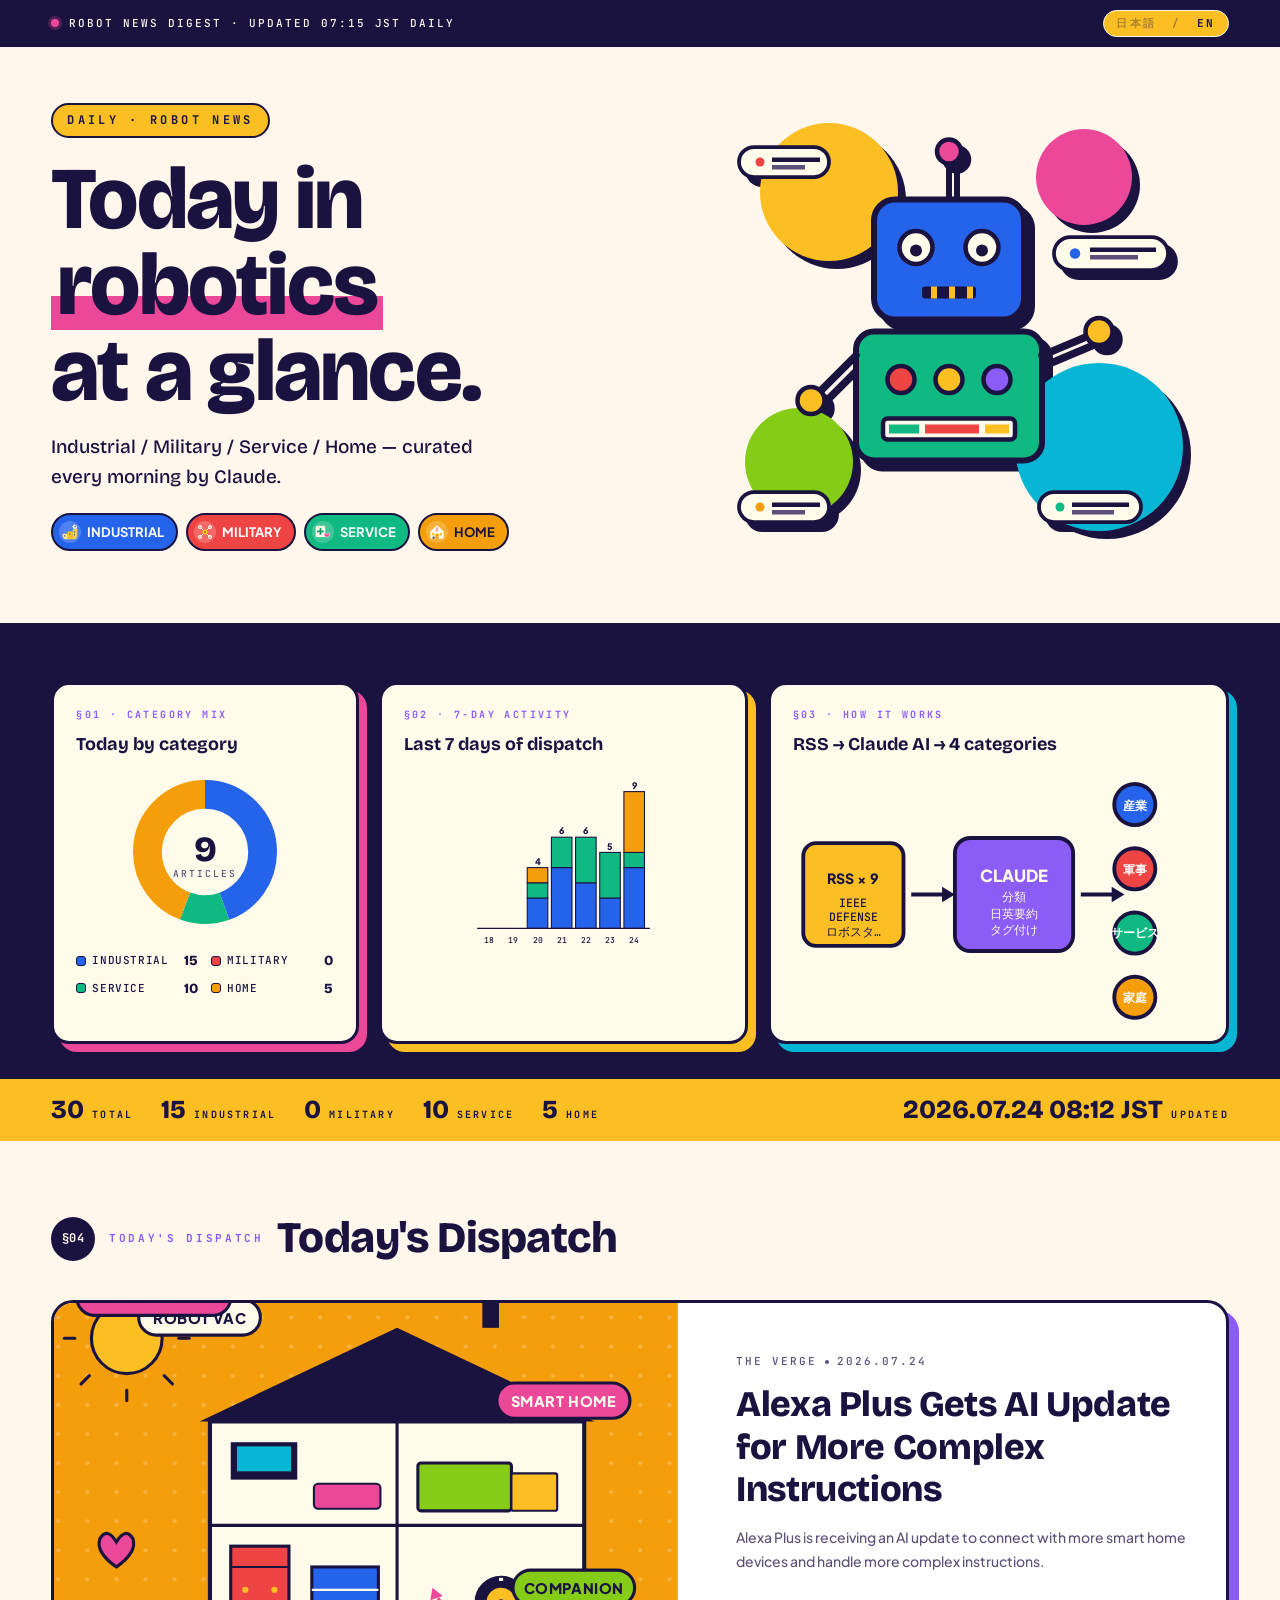
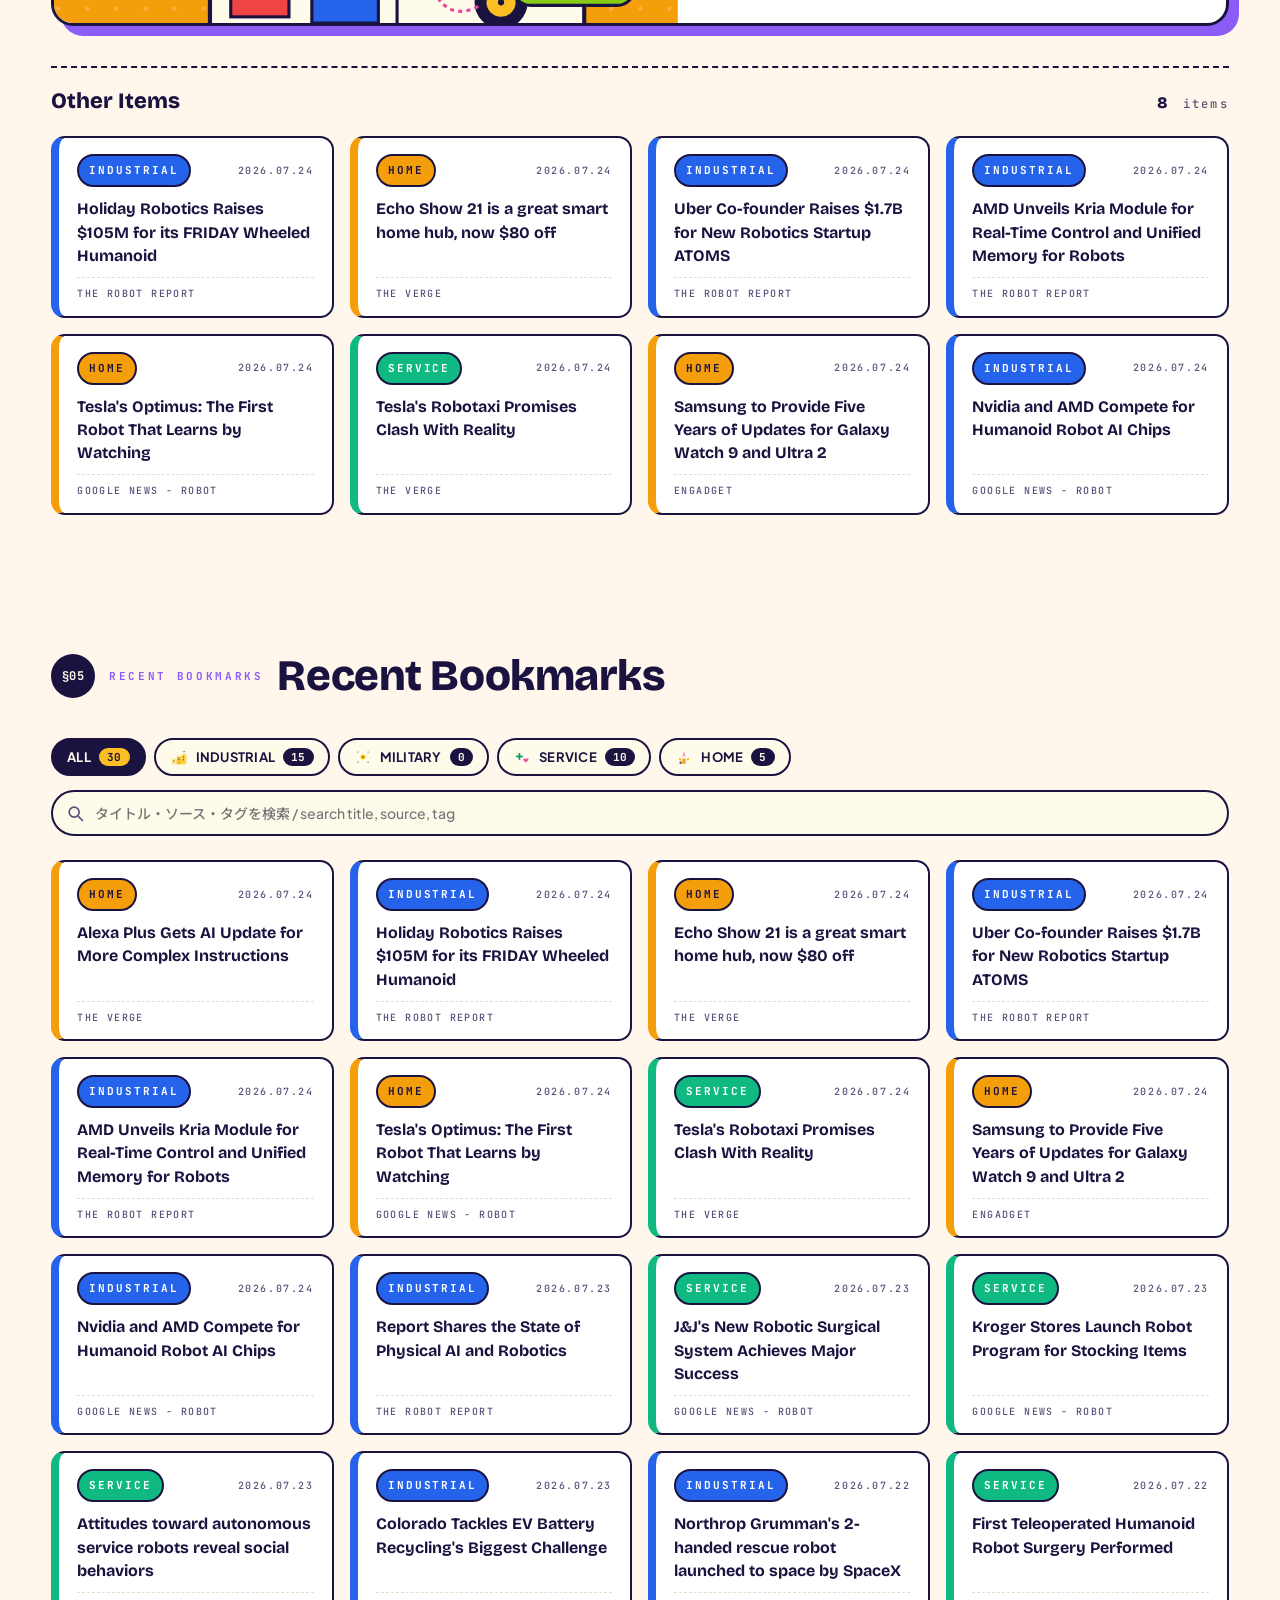
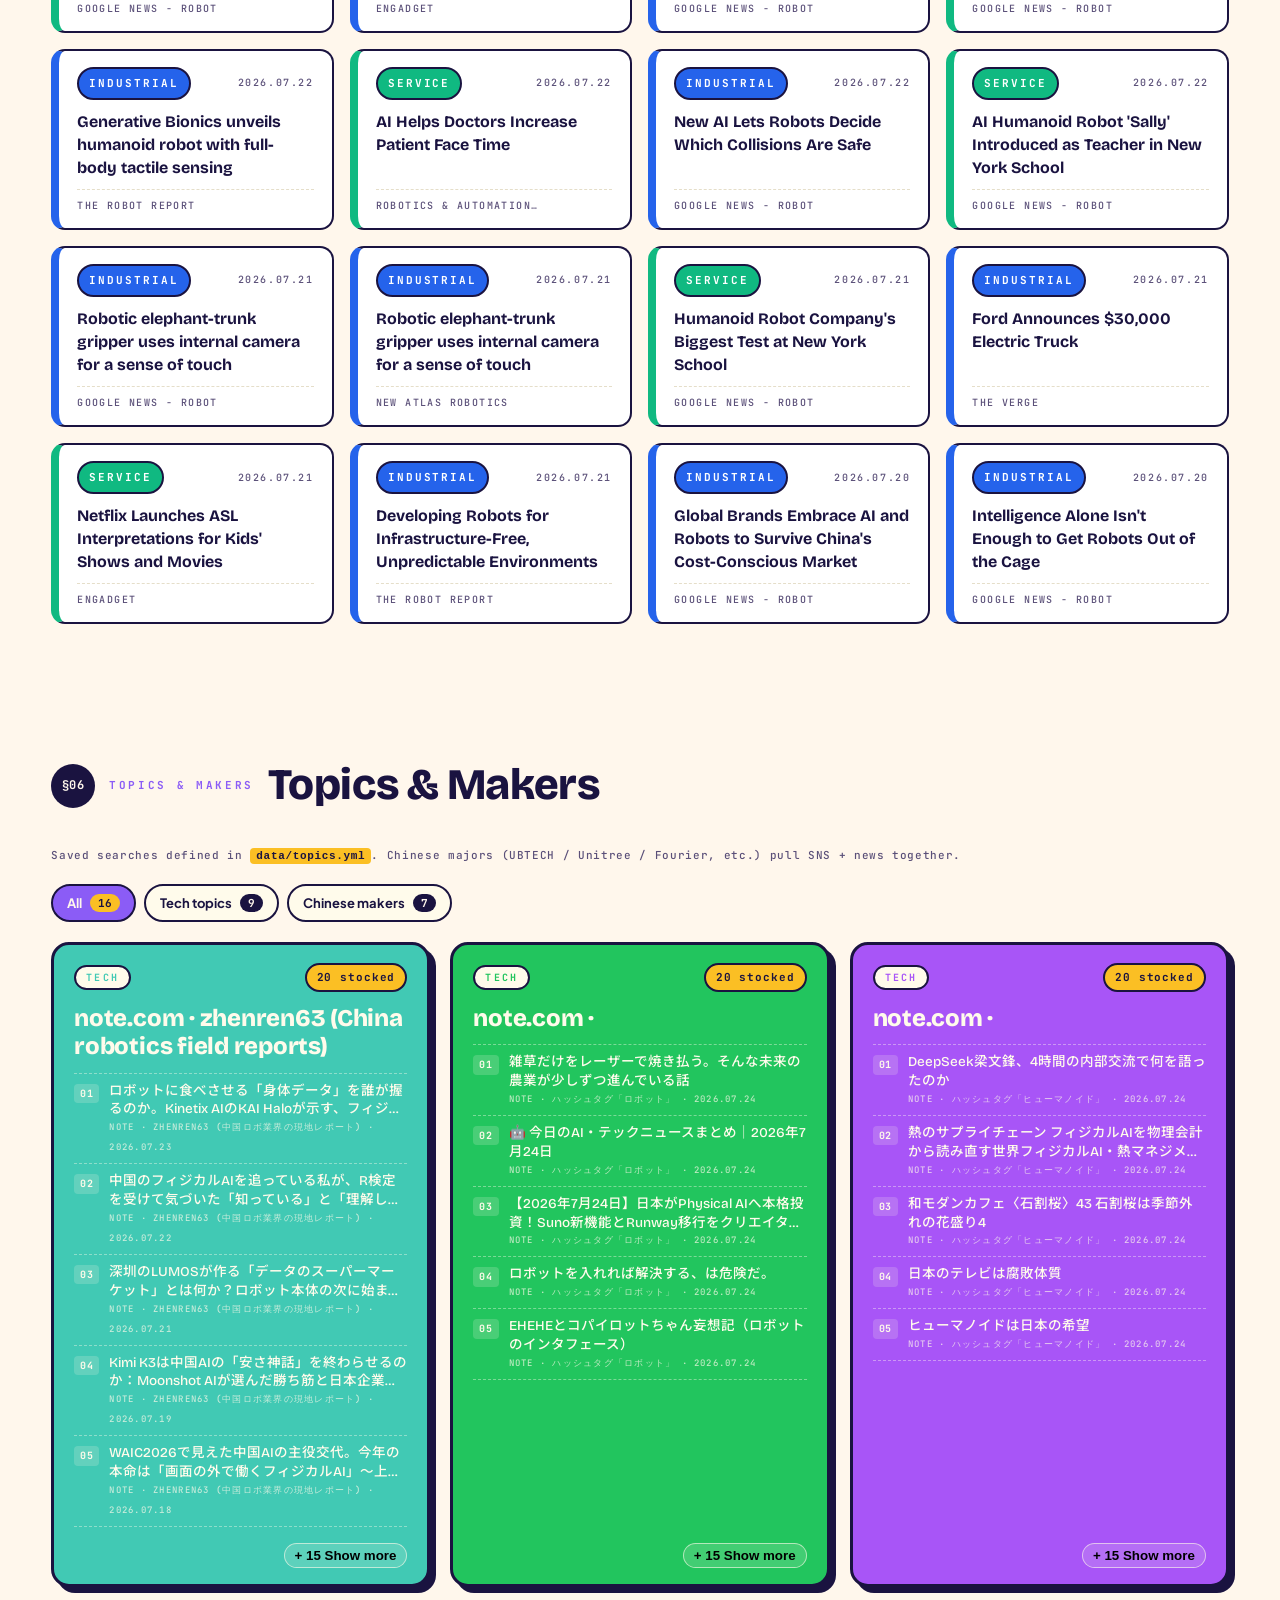
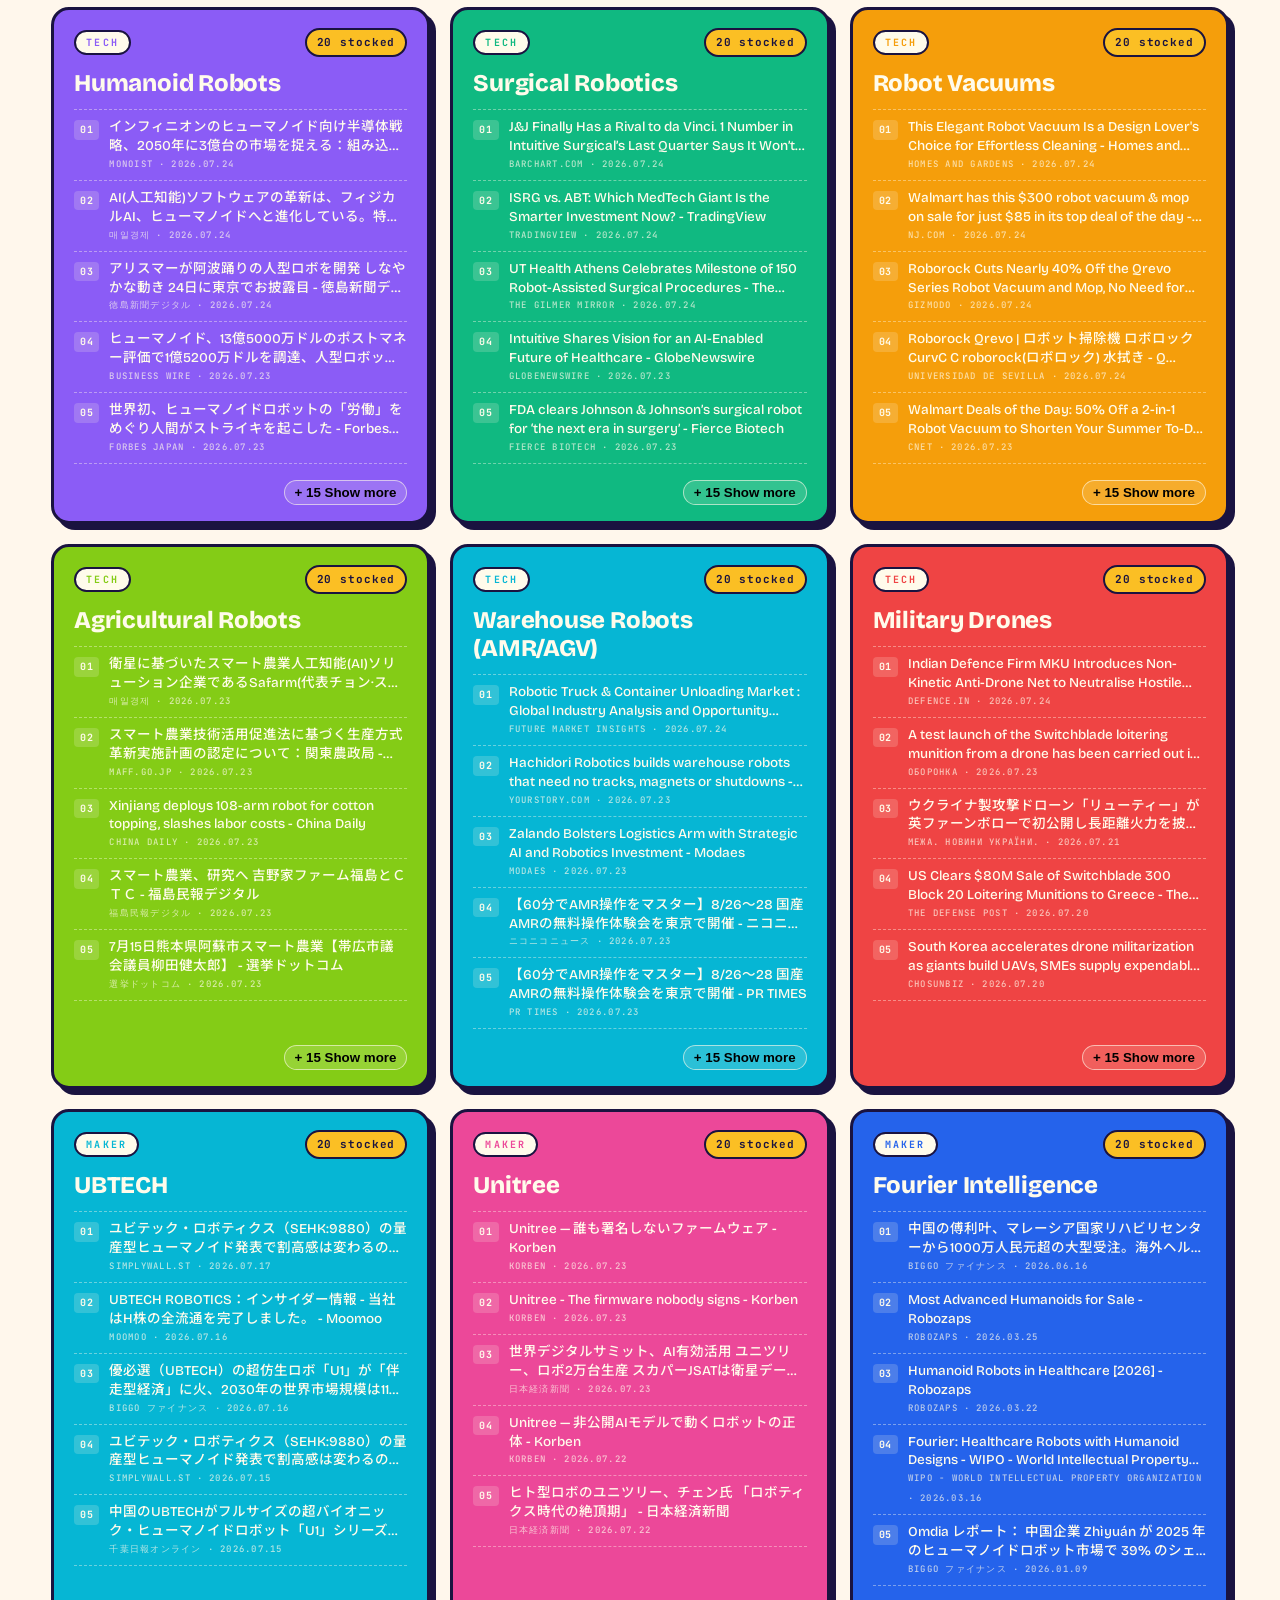
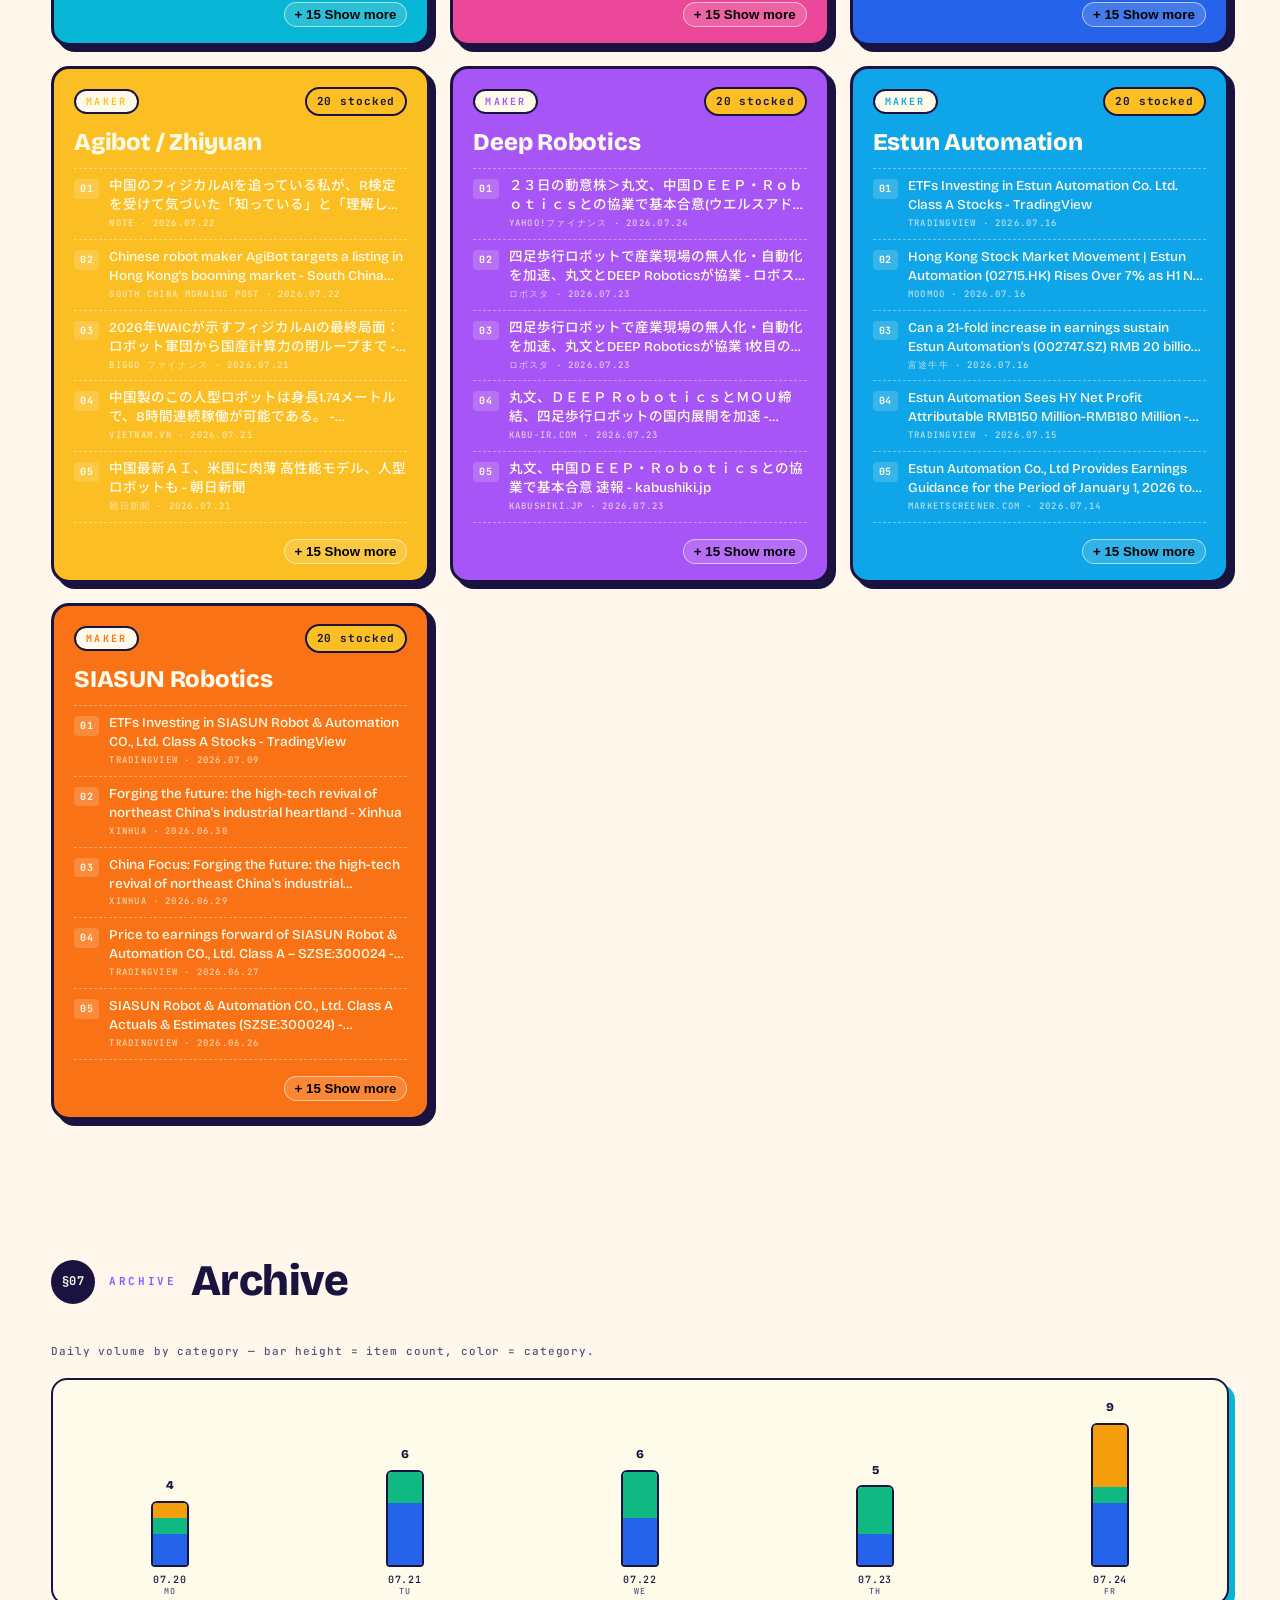
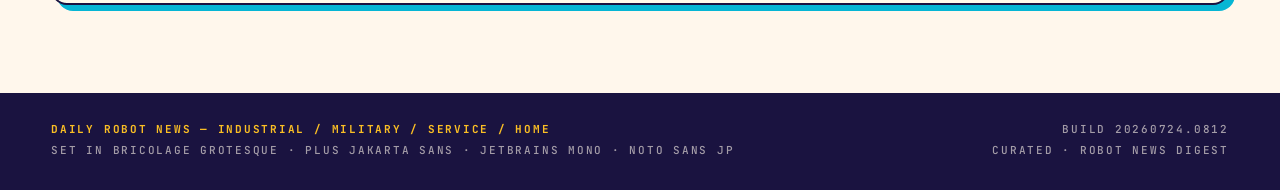
<file: index.html>
<!doctype html>
<html lang="ja">
<head>
<meta charset="utf-8" />
<meta name="viewport" content="width=device-width, initial-scale=1" />
<title>ロボットニュース / Robot News Digest</title>
<meta name="description" content="ロボット業界のニュースを産業・軍事・サービス・家庭の4カテゴリで毎日集計するダイジェスト。" />
<link rel="preconnect" href="https://fonts.googleapis.com" />
<link rel="preconnect" href="https://fonts.gstatic.com" crossorigin />
<link href="https://fonts.googleapis.com/css2?family=Bricolage+Grotesque:opsz,wght@12..96,400;12..96,600;12..96,800&family=Plus+Jakarta+Sans:wght@400;500;700;800&family=JetBrains+Mono:wght@400;500;700&family=Noto+Sans+JP:wght@400;500;700;900&display=swap" rel="stylesheet" />
<link rel="stylesheet" href="assets/css/style.css" />
</head>
<body>

<!-- ===== Icon defs ===== -->
<svg class="icon-defs" aria-hidden="true">
  <defs>
    <linearGradient id="g-industrial" x1="0" y1="0" x2="1" y2="1">
      <stop offset="0%" stop-color="#3B82F6"/><stop offset="100%" stop-color="#06B6D4"/>
    </linearGradient>
    <linearGradient id="g-military" x1="0" y1="0" x2="1" y2="1">
      <stop offset="0%" stop-color="#EF4444"/><stop offset="100%" stop-color="#EC4899"/>
    </linearGradient>
    <linearGradient id="g-service" x1="0" y1="0" x2="1" y2="1">
      <stop offset="0%" stop-color="#10B981"/><stop offset="100%" stop-color="#84CC16"/>
    </linearGradient>
    <linearGradient id="g-home" x1="0" y1="0" x2="1" y2="1">
      <stop offset="0%" stop-color="#F59E0B"/><stop offset="100%" stop-color="#EC4899"/>
    </linearGradient>
    <pattern id="dots" width="14" height="14" patternUnits="userSpaceOnUse">
      <circle cx="2" cy="2" r="1.2" fill="rgba(255,255,255,0.35)"/>
    </pattern>
    <pattern id="grid" width="16" height="16" patternUnits="userSpaceOnUse">
      <path d="M 16 0 L 0 0 0 16" fill="none" stroke="rgba(255,255,255,0.25)" stroke-width="1"/>
    </pattern>
    <pattern id="diag-grid" width="40" height="40" patternUnits="userSpaceOnUse">
      <path d="M 40 0 L 0 0 0 40" fill="none" stroke="rgba(255,255,255,0.35)" stroke-width="1.5"/>
    </pattern>
    <pattern id="diag-dots" width="28" height="28" patternUnits="userSpaceOnUse">
      <circle cx="4" cy="4" r="2" fill="rgba(255,255,255,0.42)"/>
    </pattern>
    <pattern id="diag-cross" width="36" height="36" patternUnits="userSpaceOnUse">
      <path d="M 18 6 L 18 30 M 6 18 L 30 18" stroke="rgba(255,255,255,0.32)" stroke-width="1.5"/>
    </pattern>
  </defs>

  <symbol id="ic-industrial" viewBox="0 0 64 64">
    <rect x="6"  y="38" width="18" height="20" fill="#FDE68A"/>
    <rect x="24" y="30" width="18" height="28" fill="#FBBF24"/>
    <rect x="42" y="22" width="16" height="36" fill="#FCD34D"/>
    <rect x="11" y="44" width="4" height="4" fill="#1E40AF"/>
    <rect x="29" y="38" width="4" height="4" fill="#1E40AF"/>
    <rect x="46" y="30" width="4" height="4" fill="#1E40AF"/>
    <rect x="46" y="40" width="4" height="4" fill="#1E40AF"/>
    <g transform="translate(50 13)">
      <circle r="8" fill="#FFFBEB"/>
      <g fill="#FDE68A">
        <rect x="-1.5" y="-10" width="3" height="4"/>
        <rect x="-1.5" y="6"  width="3" height="4"/>
        <rect x="-10" y="-1.5" width="4" height="3"/>
        <rect x="6"  y="-1.5" width="4" height="3"/>
      </g>
      <circle r="2.5" fill="#1E40AF"/>
    </g>
  </symbol>

  <symbol id="ic-military" viewBox="0 0 64 64">
    <line x1="32" y1="32" x2="14" y2="14" stroke="#FFFBEB" stroke-width="3"/>
    <line x1="32" y1="32" x2="50" y2="14" stroke="#FFFBEB" stroke-width="3"/>
    <line x1="32" y1="32" x2="14" y2="50" stroke="#FFFBEB" stroke-width="3"/>
    <line x1="32" y1="32" x2="50" y2="50" stroke="#FFFBEB" stroke-width="3"/>
    <circle cx="14" cy="14" r="7" fill="#FFFBEB"/>
    <circle cx="50" cy="14" r="7" fill="#FFFBEB"/>
    <circle cx="14" cy="50" r="7" fill="#FFFBEB"/>
    <circle cx="50" cy="50" r="7" fill="#FFFBEB"/>
    <circle cx="14" cy="14" r="2" fill="#7F1D1D"/>
    <circle cx="50" cy="14" r="2" fill="#7F1D1D"/>
    <circle cx="14" cy="50" r="2" fill="#7F1D1D"/>
    <circle cx="50" cy="50" r="2" fill="#7F1D1D"/>
    <circle cx="32" cy="32" r="9" fill="#FACC15"/>
    <circle cx="32" cy="32" r="3" fill="#7F1D1D"/>
  </symbol>

  <symbol id="ic-service" viewBox="0 0 64 64">
    <rect x="6"  y="10" width="34" height="40" rx="4" fill="#FFFBEB"/>
    <rect x="20" y="18" width="6" height="24" fill="#059669"/>
    <rect x="11" y="27" width="24" height="6" fill="#059669"/>
    <g transform="translate(46 36)">
      <path d="M0 4 Q-6 -4 -10 2 Q-12 8 0 16 Q12 8 10 2 Q6 -4 0 4z"
            fill="#EC4899" stroke="#FFFBEB" stroke-width="2"/>
    </g>
    <circle cx="14" cy="14" r="2" fill="#FBBF24"/>
    <circle cx="36" cy="14" r="2" fill="#FBBF24"/>
  </symbol>

  <symbol id="ic-home" viewBox="0 0 64 64">
    <path d="M8 30 L32 8 L56 30 L56 56 L8 56 Z" fill="#FFFBEB"/>
    <rect x="26" y="38" width="12" height="18" fill="#F59E0B"/>
    <circle cx="34" cy="48" r="1.5" fill="#FFFBEB"/>
    <rect x="14" y="36" width="8" height="8" fill="#FBBF24"/>
    <rect x="42" y="36" width="8" height="8" fill="#FBBF24"/>
    <circle cx="20" cy="52" r="4" fill="#1F2937"/>
    <circle cx="20" cy="52" r="1.4" fill="#FDE68A"/>
    <path d="M28 30 L32 16 L36 30" stroke="#EC4899" stroke-width="2" fill="none" stroke-linecap="round"/>
  </symbol>

  <symbol id="ic-search" viewBox="0 0 24 24">
    <circle cx="11" cy="11" r="6" fill="none" stroke="currentColor" stroke-width="2"/>
    <line x1="16" y1="16" x2="21" y2="21" stroke="currentColor" stroke-width="2" stroke-linecap="round"/>
  </symbol>
</svg>

<!-- ===== Topbar ===== -->
<div class="topbar">
  <div class="topbar-inner">
    <span class="kicker">
      <span class="dot"></span>
      <span data-i18n="kicker">ROBOT NEWS DIGEST · 毎朝07:15 JST更新</span>
    </span>
    <button class="lang-toggle" id="langToggle" type="button" aria-label="言語切替">
      <span data-lang-jp>日本語</span>
      <span class="divider">/</span>
      <span data-lang-en>EN</span>
    </button>
  </div>
</div>

<!-- ===== Hero ===== -->
<section class="hero">
  <div class="hero-inner">
    <div class="hero-text">
      <p class="hero-kicker" data-i18n="hero.kicker">DAILY · ロボットニュース</p>
      <h1 class="hero-title" data-i18n="hero.title">
        ロボットの<br/><em>今日</em>を、<br/>ひと目で。
      </h1>
      <p class="hero-sub" data-i18n="hero.sub">
        産業 / 軍事 / サービス / 家庭 — RSS と Claude AI で毎朝整理。
      </p>
      <div class="hero-tags">
        <span class="chip c-industrial"><svg class="chip-ic"><use href="#ic-industrial"/></svg> <span data-i18n="cat.industrial">産業</span></span>
        <span class="chip c-military"><svg class="chip-ic"><use href="#ic-military"/></svg> <span data-i18n="cat.military">軍事</span></span>
        <span class="chip c-service"><svg class="chip-ic"><use href="#ic-service"/></svg> <span data-i18n="cat.service">サービス</span></span>
        <span class="chip c-home"><svg class="chip-ic"><use href="#ic-home"/></svg> <span data-i18n="cat.home">家庭</span></span>
      </div>
    </div>

    <div class="hero-art" aria-hidden="true">
      <svg viewBox="0 0 320 320" class="hero-svg">
        <!-- background blobs -->
        <circle cx="80"  cy="70"  r="46" fill="#FBBF24"/>
        <circle cx="250" cy="60"  r="32" fill="#EC4899"/>
        <circle cx="260" cy="240" r="56" fill="#06B6D4"/>
        <circle cx="60"  cy="250" r="36" fill="#84CC16"/>

        <!-- robot character -->
        <g transform="translate(160 165)">
          <!-- antenna -->
          <line x1="0" y1="-92" x2="0" y2="-118" stroke="#1A1340" stroke-width="4" stroke-linecap="round"/>
          <circle cx="0" cy="-122" r="8" fill="#EC4899" stroke="#1A1340" stroke-width="3"/>
          <!-- head -->
          <rect x="-50" y="-90" width="100" height="80" rx="14" fill="#2563EB" stroke="#1A1340" stroke-width="4"/>
          <!-- eyes -->
          <circle cx="-22" cy="-58" r="11" fill="#FFFBEB" stroke="#1A1340" stroke-width="3"/>
          <circle cx="22"  cy="-58" r="11" fill="#FFFBEB" stroke="#1A1340" stroke-width="3"/>
          <circle cx="-22" cy="-56" r="4" fill="#1A1340"/>
          <circle cx="22"  cy="-56" r="4" fill="#1A1340"/>
          <!-- mouth -->
          <rect x="-18" y="-32" width="36" height="8" rx="2" fill="#1A1340"/>
          <rect x="-12" y="-32" width="4" height="8" fill="#FBBF24"/>
          <rect x="0" y="-32" width="4" height="8" fill="#FBBF24"/>
          <rect x="12" y="-32" width="4" height="8" fill="#FBBF24"/>
          <!-- neck -->
          <rect x="-12" y="-10" width="24" height="8" fill="#1A1340"/>
          <!-- body -->
          <rect x="-62" y="-2" width="124" height="86" rx="12" fill="#10B981" stroke="#1A1340" stroke-width="4"/>
          <!-- buttons -->
          <circle cx="-32" cy="30" r="9" fill="#EF4444" stroke="#1A1340" stroke-width="3"/>
          <circle cx="0"   cy="30" r="9" fill="#FBBF24" stroke="#1A1340" stroke-width="3"/>
          <circle cx="32"  cy="30" r="9" fill="#8B5CF6" stroke="#1A1340" stroke-width="3"/>
          <!-- screen line -->
          <rect x="-44" y="56" width="88" height="14" rx="3" fill="#FFFBEB" stroke="#1A1340" stroke-width="3"/>
          <rect x="-40" y="60" width="20" height="6" fill="#10B981"/>
          <rect x="-16" y="60" width="36" height="6" fill="#EF4444"/>
          <rect x="24" y="60" width="16" height="6" fill="#FBBF24"/>
          <!-- arms -->
          <line x1="-62" y1="14" x2="-92" y2="44" stroke="#1A1340" stroke-width="5" stroke-linecap="round"/>
          <line x1="62"  y1="14" x2="100" y2="-2" stroke="#1A1340" stroke-width="5" stroke-linecap="round"/>
          <circle cx="-92" cy="44" r="9" fill="#FBBF24" stroke="#1A1340" stroke-width="3"/>
          <circle cx="100" cy="-2" r="9" fill="#FBBF24" stroke="#1A1340" stroke-width="3"/>
        </g>

        <!-- floating news bubbles -->
        <g>
          <rect x="20"  y="40"  width="60" height="20" rx="10" fill="#FFFBEB" stroke="#1A1340" stroke-width="2.5"/>
          <circle cx="34" cy="50" r="3" fill="#EF4444"/>
          <rect x="42" y="47" width="32" height="3" fill="#1A1340"/>
          <rect x="42" y="52" width="22" height="3" fill="#5B5079"/>

          <rect x="230" y="100" width="76" height="22" rx="11" fill="#FFFBEB" stroke="#1A1340" stroke-width="2.5"/>
          <circle cx="244" cy="111" r="3.5" fill="#2563EB"/>
          <rect x="254" y="107" width="44" height="3" fill="#1A1340"/>
          <rect x="254" y="112" width="32" height="3" fill="#5B5079"/>

          <rect x="220" y="270" width="68" height="20" rx="10" fill="#FFFBEB" stroke="#1A1340" stroke-width="2.5"/>
          <circle cx="234" cy="280" r="3" fill="#10B981"/>
          <rect x="242" y="277" width="38" height="3" fill="#1A1340"/>
          <rect x="242" y="282" width="28" height="3" fill="#5B5079"/>

          <rect x="20" y="270" width="60" height="20" rx="10" fill="#FFFBEB" stroke="#1A1340" stroke-width="2.5"/>
          <circle cx="34" cy="280" r="3" fill="#F59E0B"/>
          <rect x="42" y="277" width="32" height="3" fill="#1A1340"/>
          <rect x="42" y="282" width="22" height="3" fill="#5B5079"/>
        </g>
      </svg>
    </div>
  </div>
</section>

<!-- ===== Stats: charts & ponchi-e ===== -->
<section class="stats">
  <div class="stats-inner">
    <article class="stat-card stat-donut">
      <p class="stat-kicker">§01 · CATEGORY MIX</p>
      <h3 class="stat-title" data-i18n="stat.donut">カテゴリ別の本日</h3>
      <div class="donut-wrap" id="donut"></div>
      <ul class="legend">
        <li class="leg-industrial"><i></i><span data-i18n="cat.industrial">産業</span><b data-stat="industrial">0</b></li>
        <li class="leg-military"><i></i><span data-i18n="cat.military">軍事</span><b data-stat="military">0</b></li>
        <li class="leg-service"><i></i><span data-i18n="cat.service">サービス</span><b data-stat="service">0</b></li>
        <li class="leg-home"><i></i><span data-i18n="cat.home">家庭</span><b data-stat="home">0</b></li>
      </ul>
    </article>

    <article class="stat-card stat-bars">
      <p class="stat-kicker">§02 · 7-DAY ACTIVITY</p>
      <h3 class="stat-title" data-i18n="stat.bars">過去7日の配信数</h3>
      <div class="bars-wrap" id="bars"></div>
    </article>

    <article class="stat-card stat-pipeline">
      <p class="stat-kicker">§03 · HOW IT WORKS</p>
      <h3 class="stat-title" data-i18n="stat.pipe">RSS → Claude AI → 4カテゴリ</h3>
      <svg viewBox="0 0 320 200" class="pipeline">
        <!-- Box: sources -->
        <g transform="translate(8 60)">
          <rect width="78" height="80" rx="10" fill="#FBBF24" stroke="#1A1340" stroke-width="3"/>
          <text x="39" y="32" text-anchor="middle" font-family="Plus Jakarta Sans" font-weight="800" font-size="11" fill="#1A1340">RSS × 9</text>
          <text x="39" y="50" text-anchor="middle" font-family="JetBrains Mono" font-size="9" fill="#1A1340">IEEE</text>
          <text x="39" y="61" text-anchor="middle" font-family="JetBrains Mono" font-size="9" fill="#1A1340">DEFENSE</text>
          <text x="39" y="72" text-anchor="middle" font-family="JetBrains Mono" font-size="9" fill="#1A1340">ロボスタ…</text>
        </g>
        <!-- arrow -->
        <line x1="92" y1="100" x2="118" y2="100" stroke="#1A1340" stroke-width="3"/>
        <polygon points="116,94 126,100 116,106" fill="#1A1340"/>

        <!-- Box: Claude -->
        <g transform="translate(126 56)">
          <rect width="92" height="88" rx="12" fill="#8B5CF6" stroke="#1A1340" stroke-width="3"/>
          <text x="46" y="34" text-anchor="middle" font-family="Plus Jakarta Sans" font-weight="800" font-size="13" fill="#FFFBEB">CLAUDE</text>
          <text x="46" y="49" text-anchor="middle" font-family="JetBrains Mono" font-size="9" fill="#FFFBEB">分類</text>
          <text x="46" y="62" text-anchor="middle" font-family="JetBrains Mono" font-size="9" fill="#FFFBEB">日英要約</text>
          <text x="46" y="75" text-anchor="middle" font-family="JetBrains Mono" font-size="9" fill="#FFFBEB">タグ付け</text>
        </g>
        <!-- arrow -->
        <line x1="224" y1="100" x2="250" y2="100" stroke="#1A1340" stroke-width="3"/>
        <polygon points="248,94 258,100 248,106" fill="#1A1340"/>

        <!-- 4 category circles -->
        <g transform="translate(266 30)">
          <g><circle r="16" fill="#2563EB" stroke="#1A1340" stroke-width="3"/>
             <text y="4" text-anchor="middle" font-size="9" fill="#fff" font-family="Plus Jakarta Sans" font-weight="800">産業</text></g>
        </g>
        <g transform="translate(266 80)">
          <g><circle r="16" fill="#EF4444" stroke="#1A1340" stroke-width="3"/>
             <text y="4" text-anchor="middle" font-size="9" fill="#fff" font-family="Plus Jakarta Sans" font-weight="800">軍事</text></g>
        </g>
        <g transform="translate(266 130)">
          <g><circle r="16" fill="#10B981" stroke="#1A1340" stroke-width="3"/>
             <text y="3" text-anchor="middle" font-size="9" fill="#fff" font-family="Plus Jakarta Sans" font-weight="800">サービス</text></g>
        </g>
        <g transform="translate(266 180)">
          <g><circle r="16" fill="#F59E0B" stroke="#1A1340" stroke-width="3"/>
             <text y="4" text-anchor="middle" font-size="9" fill="#fff" font-family="Plus Jakarta Sans" font-weight="800">家庭</text></g>
        </g>
      </svg>
    </article>
  </div>

  <div class="hero-stats-strip">
    <div class="hs"><b data-stat="all">0</b><small data-i18n="m.total">TOTAL</small></div>
    <div class="hs"><b data-stat="industrial">0</b><small data-i18n="cat.industrial">産業</small></div>
    <div class="hs"><b data-stat="military">0</b><small data-i18n="cat.military">軍事</small></div>
    <div class="hs"><b data-stat="service">0</b><small data-i18n="cat.service">サービス</small></div>
    <div class="hs"><b data-stat="home">0</b><small data-i18n="cat.home">家庭</small></div>
    <div class="hs hs-right">
      <small data-i18n="m.updated">UPDATED</small>
      <b data-updated>—</b>
    </div>
  </div>
</section>

<!-- ===== §04 Today ===== -->
<section class="section section-today">
  <header class="section-head">
    <span class="badge-mark">§04</span>
    <p class="section-mark" data-i18n="sec.today.en">TODAY'S DISPATCH</p>
    <h2 class="section-title" data-i18n="sec.today.ja">今朝の配信</h2>
  </header>

  <article class="top-story" id="topStory" hidden>
    <a class="ts-cover" target="_blank" rel="noopener" data-top-link>
      <div class="ts-cover-inner" data-top-cover></div>
      <span class="cat-badge" data-top-badge></span>
      <span class="ts-headline" data-i18n="sec.top.headline">今日の一面</span>
    </a>
    <div class="ts-body">
      <p class="ts-meta">
        <span data-top-source></span>
        <span class="dot-sep"></span>
        <span data-top-date></span>
      </p>
      <h3 class="ts-title"><a href="#" target="_blank" rel="noopener" data-top-link2><span data-top-title></span></a></h3>
      <p class="ts-summary" data-top-summary></p>
    </div>
  </article>

  <p class="empty" id="todayEmpty" hidden data-i18n="empty.today">本日の配信はまだありません。</p>

  <div class="sub-head">
    <h4 class="subtitle" data-i18n="sec.other">他の最新</h4>
    <p class="count"><b data-other-count>0</b> <span data-i18n="m.items">件</span></p>
  </div>
  <div class="grid" id="otherToday"></div>
</section>

<!-- ===== §05 Bookmarks ===== -->
<section class="section section-bookmarks">
  <header class="section-head">
    <span class="badge-mark">§05</span>
    <p class="section-mark" data-i18n="sec.book.en">RECENT BOOKMARKS</p>
    <h2 class="section-title" data-i18n="sec.book.ja">最新ブックマーク</h2>
  </header>

  <nav class="tabs" id="tabs">
    <button class="tab is-active" data-cat="all">
      <span data-i18n="cat.all">すべて</span>
      <span class="count" data-tab-count="all">0</span>
    </button>
    <button class="tab c-industrial" data-cat="industrial">
      <svg class="tab-ic"><use href="#ic-industrial"/></svg>
      <span data-i18n="cat.industrial">産業</span>
      <span class="count" data-tab-count="industrial">0</span>
    </button>
    <button class="tab c-military" data-cat="military">
      <svg class="tab-ic"><use href="#ic-military"/></svg>
      <span data-i18n="cat.military">軍事</span>
      <span class="count" data-tab-count="military">0</span>
    </button>
    <button class="tab c-service" data-cat="service">
      <svg class="tab-ic"><use href="#ic-service"/></svg>
      <span data-i18n="cat.service">サービス</span>
      <span class="count" data-tab-count="service">0</span>
    </button>
    <button class="tab c-home" data-cat="home">
      <svg class="tab-ic"><use href="#ic-home"/></svg>
      <span data-i18n="cat.home">家庭</span>
      <span class="count" data-tab-count="home">0</span>
    </button>
  </nav>

  <div class="search-row">
    <svg class="search-ic"><use href="#ic-search"/></svg>
    <input type="search" id="search" autocomplete="off"
           placeholder="タイトル・ソース・タグを検索 / search title, source, tag" />
  </div>

  <div class="grid" id="bookmarks">
    <p class="empty" data-i18n="loading">読み込み中…</p>
  </div>
</section>

<!-- ===== §06 Topics & Makers ===== -->
<section class="section section-topics">
  <header class="section-head">
    <span class="badge-mark">§06</span>
    <p class="section-mark" data-i18n="sec.topic.en">TOPICS &amp; MAKERS</p>
    <h2 class="section-title" data-i18n="sec.topic.ja">トピック・メーカー収集</h2>
  </header>
  <p class="topics-help" data-i18n="topics.help">
    <code>data/topics.yml</code> に登録した検索クエリで自動収集・ストック。中国大手メーカー (UBTECH / Unitree / Fourier 等) は SNS / ニュースを横断検索。
  </p>

  <nav class="topic-tabs" id="topicTabs">
    <button class="topic-tab is-active" data-filter="all">
      <span data-i18n="topic.tab.all">すべて</span>
      <span class="count" data-topic-count="all">0</span>
    </button>
    <button class="topic-tab" data-filter="tech">
      <span data-i18n="topic.tab.tech">技術トピック</span>
      <span class="count" data-topic-count="tech">0</span>
    </button>
    <button class="topic-tab" data-filter="makers">
      <span data-i18n="topic.tab.makers">中国大手メーカー</span>
      <span class="count" data-topic-count="makers">0</span>
    </button>
  </nav>

  <div class="topic-grid" id="topicGrid">
    <p class="empty" data-i18n="loading">読み込み中…</p>
  </div>
</section>

<!-- ===== §07 Archive ===== -->
<section class="section section-archive">
  <header class="section-head">
    <span class="badge-mark">§07</span>
    <p class="section-mark" data-i18n="sec.arch.en">ARCHIVE</p>
    <h2 class="section-title" data-i18n="sec.arch.ja">過去の配信</h2>
  </header>
  <p class="archive-help" data-i18n="arch.help">配信日ごとのカテゴリ別件数を可視化（高さ＝件数、色＝カテゴリ）</p>
  <div class="archive-strip" id="archive"></div>
  <p class="empty" id="archiveEmpty" hidden data-i18n="empty.archive">過去の配信はまだありません。</p>
</section>

<footer class="site-footer">
  <div class="footer-left">
    <p class="footer-tag" data-i18n="footer.tagline">ロボット業界のニュースを毎朝整理 — 産業 / 軍事 / サービス / 家庭</p>
    <p class="muted">SET IN BRICOLAGE GROTESQUE · PLUS JAKARTA SANS · JETBRAINS MONO · NOTO SANS JP</p>
  </div>
  <div class="footer-right">
    <p class="muted" id="buildTag">BUILD —</p>
    <p class="muted" data-i18n="footer.curated">CURATED · ROBOT NEWS DIGEST</p>
  </div>
</footer>

<script src="assets/js/app.js" defer></script>
</body>
</html>
</file>
<file: assets/css/style.css>
:root {
  /* === Palette === */
  --bg: #FFF7EC;            /* warm cream */
  --bg-alt: #FFFBEB;
  --ink: #1A1340;           /* deep purple-navy */
  --ink-soft: #5B5079;
  --line: #1A1340;
  --line-soft: #E5DEC9;
  --card: #FFFFFF;

  --industrial: #2563EB;
  --military:   #EF4444;
  --service:    #10B981;
  --home:       #F59E0B;

  --pink:   #EC4899;
  --purple: #8B5CF6;
  --cyan:   #06B6D4;
  --lime:   #84CC16;
  --gold:   #FBBF24;

  --display: "Bricolage Grotesque", "Noto Sans JP", "Plus Jakarta Sans", system-ui, sans-serif;
  --sans:    "Plus Jakarta Sans", "Noto Sans JP", "Hiragino Sans", system-ui, sans-serif;
  --mono:    "JetBrains Mono", "SFMono-Regular", Menlo, monospace;
  --jp:      "Noto Sans JP", "Hiragino Sans", system-ui, sans-serif;
}

* { box-sizing: border-box; }
html, body { margin: 0; padding: 0; background: var(--bg); color: var(--ink); }
body {
  font-family: var(--sans);
  font-weight: 500;
  line-height: 1.55;
  -webkit-font-smoothing: antialiased;
}
a { color: inherit; text-decoration: none; }

.icon-defs { position: absolute; width: 0; height: 0; overflow: hidden; }

/* ===== Topbar ===== */
.topbar {
  background: var(--ink);
  color: var(--bg);
}
.topbar-inner {
  max-width: 1320px;
  margin: 0 auto;
  padding: 10px max(20px, 4vw);
  display: flex;
  justify-content: space-between;
  align-items: center;
  font-family: var(--mono);
  font-size: 11px;
  letter-spacing: 0.18em;
  text-transform: uppercase;
}
.kicker { display: inline-flex; align-items: center; gap: 10px; }
.dot {
  width: 8px; height: 8px; border-radius: 50%;
  background: var(--pink);
  box-shadow: 0 0 0 3px rgba(236,72,153,0.25);
  animation: pulse 1.6s ease-in-out infinite;
}
@keyframes pulse {
  0%,100% { transform: scale(1); }
  50% { transform: scale(1.4); }
}
.lang-toggle {
  font-family: var(--mono);
  font-size: 11px;
  letter-spacing: 0.22em;
  background: var(--gold);
  border: 1.5px solid var(--bg);
  color: var(--ink);
  padding: 5px 12px;
  border-radius: 999px;
  cursor: pointer;
  text-transform: uppercase;
  font-weight: 700;
}
.lang-toggle .divider { opacity: 0.4; margin: 0 6px; }
.lang-toggle [data-lang-jp].is-dim,
.lang-toggle [data-lang-en].is-dim { opacity: 0.35; }

/* ===== Hero ===== */
.hero {
  background: var(--bg);
  border-bottom: 3px solid var(--ink);
}
.hero-inner {
  max-width: 1320px;
  margin: 0 auto;
  padding: 40px max(20px, 4vw) 56px;
  display: grid;
  grid-template-columns: 1.05fr 1fr;
  gap: 32px;
  align-items: center;
}
.hero-text { display: flex; flex-direction: column; gap: 18px; }
.hero-kicker {
  font-family: var(--mono);
  font-size: 12px;
  letter-spacing: 0.28em;
  color: var(--ink-soft);
  text-transform: uppercase;
  margin: 0;
  padding: 6px 14px;
  background: var(--gold);
  border-radius: 999px;
  align-self: flex-start;
  border: 2px solid var(--ink);
  color: var(--ink);
  font-weight: 700;
}
.hero-title {
  font-family: var(--display);
  font-weight: 800;
  font-size: clamp(40px, 7vw, 88px);
  line-height: 0.98;
  letter-spacing: -0.02em;
  margin: 0;
}
.hero-title em {
  font-style: normal;
  background: linear-gradient(180deg, transparent 60%, var(--pink) 60%, var(--pink) 92%, transparent 92%);
  padding: 0 6px;
  border-radius: 2px;
  color: var(--ink);
}
.hero-sub {
  font-family: var(--display);
  font-size: clamp(16px, 1.7vw, 19px);
  font-weight: 500;
  margin: 0;
  color: var(--ink);
  max-width: 36ch;
}
.hero-tags { display: flex; gap: 8px; flex-wrap: wrap; margin-top: 4px; }
.chip {
  display: inline-flex;
  align-items: center;
  gap: 6px;
  padding: 6px 12px 6px 6px;
  border-radius: 999px;
  font-family: var(--sans);
  font-size: 13px;
  font-weight: 700;
  border: 2px solid var(--ink);
  background: var(--card);
  color: var(--ink);
}
.chip-ic { width: 22px; height: 22px; flex-shrink: 0; }
.chip.c-industrial { background: var(--industrial); color: #fff; }
.chip.c-military   { background: var(--military);   color: #fff; }
.chip.c-service    { background: var(--service);    color: #fff; }
.chip.c-home       { background: var(--home);       color: var(--ink); }
.chip.c-industrial .chip-ic,
.chip.c-military .chip-ic,
.chip.c-service .chip-ic,
.chip.c-home .chip-ic { background: rgba(255,255,255,0.2); border-radius: 50%; padding: 2px; }

.hero-art { display: flex; justify-content: center; }
.hero-svg {
  width: 100%;
  max-width: 480px;
  height: auto;
  filter: drop-shadow(8px 8px 0 var(--ink));
}

/* ===== Stats / Charts ===== */
.stats {
  background: var(--ink);
  color: var(--bg);
  padding: 56px 0 0;
}
.stats-inner {
  max-width: 1320px;
  margin: 0 auto;
  padding: 0 max(20px, 4vw);
  display: grid;
  grid-template-columns: 1fr 1.2fr 1.5fr;
  gap: 20px;
  margin-bottom: 32px;
}
.stat-card {
  background: var(--bg-alt);
  color: var(--ink);
  border: 3px solid var(--ink);
  border-radius: 18px;
  padding: 22px 22px 18px;
  box-shadow: 8px 8px 0 var(--pink);
  display: flex;
  flex-direction: column;
  gap: 10px;
}
.stat-card.stat-bars   { box-shadow: 8px 8px 0 var(--gold); }
.stat-card.stat-pipeline { box-shadow: 8px 8px 0 var(--cyan); }
.stat-kicker {
  font-family: var(--mono);
  font-size: 10px;
  letter-spacing: 0.24em;
  color: var(--purple);
  text-transform: uppercase;
  margin: 0;
  font-weight: 700;
}
.stat-title {
  font-family: var(--display);
  font-weight: 700;
  font-size: 18px;
  margin: 0;
  line-height: 1.3;
  letter-spacing: 0;
}

/* donut */
.donut-wrap { display: flex; justify-content: center; padding: 6px 0 4px; }
.donut-wrap svg { width: 160px; height: 160px; }
.donut text.center-num { font-family: var(--display); font-weight: 800; font-size: 22px; fill: var(--ink); }
.donut text.center-lbl { font-family: var(--mono); font-size: 6px; fill: var(--ink-soft); letter-spacing: 0.2em; }
.legend {
  list-style: none;
  margin: 4px 0 0;
  padding: 0;
  display: grid;
  grid-template-columns: 1fr 1fr;
  gap: 6px 12px;
  font-family: var(--mono);
  font-size: 11px;
  letter-spacing: 0.06em;
}
.legend li { display: flex; align-items: center; gap: 6px; }
.legend i { width: 10px; height: 10px; border-radius: 3px; border: 1.5px solid var(--ink); }
.legend b { margin-left: auto; font-family: var(--display); font-weight: 800; font-size: 14px; }
.leg-industrial i { background: var(--industrial); }
.leg-military i   { background: var(--military); }
.leg-service i    { background: var(--service); }
.leg-home i       { background: var(--home); }

/* bars */
.bars-wrap { padding: 4px 0; }
.bars-wrap svg { width: 100%; height: 180px; }

/* pipeline */
.pipeline { width: 100%; height: auto; }

/* hero stats strip */
.hero-stats-strip {
  max-width: 1320px;
  margin: 0 auto;
  padding: 18px max(20px, 4vw);
  background: var(--gold);
  border-top: 3px solid var(--ink);
  display: flex;
  gap: 28px;
  flex-wrap: wrap;
}
.hs {
  display: flex;
  align-items: baseline;
  gap: 8px;
  font-family: var(--mono);
}
.hs b {
  font-family: var(--display);
  font-size: 26px;
  font-weight: 800;
  color: var(--ink);
  line-height: 1;
}
.hs small {
  font-size: 10px;
  letter-spacing: 0.22em;
  color: var(--ink);
  text-transform: uppercase;
  font-weight: 700;
}
.hs-right { margin-left: auto; flex-direction: row-reverse; }

/* ===== Sections ===== */
.section {
  max-width: 1320px;
  margin: 0 auto;
  padding: 64px max(20px, 4vw);
}
.section-head {
  display: flex;
  align-items: center;
  gap: 14px;
  margin-bottom: 28px;
  flex-wrap: wrap;
}
.badge-mark {
  display: inline-flex;
  align-items: center;
  justify-content: center;
  width: 44px; height: 44px;
  border-radius: 50%;
  background: var(--ink);
  color: var(--bg);
  font-family: var(--mono);
  font-weight: 700;
  font-size: 12px;
  letter-spacing: 0.05em;
}
.section-mark {
  font-family: var(--mono);
  font-size: 11px;
  letter-spacing: 0.24em;
  color: var(--purple);
  text-transform: uppercase;
  margin: 0;
  font-weight: 700;
}
.section-title {
  font-family: var(--display);
  font-weight: 800;
  font-size: clamp(28px, 3.4vw, 44px);
  margin: 0;
  letter-spacing: -0.01em;
}

.sub-head {
  margin: 40px 0 18px;
  padding-top: 16px;
  border-top: 2px dashed var(--line);
  display: flex;
  justify-content: space-between;
  align-items: baseline;
  flex-wrap: wrap;
  gap: 12px;
}
.subtitle {
  font-family: var(--display);
  font-weight: 800;
  font-size: 22px;
  margin: 0;
}
.sub-head .count {
  font-family: var(--mono);
  font-size: 12px;
  color: var(--ink-soft);
  letter-spacing: 0.18em;
  margin: 0;
}
.sub-head .count b {
  font-family: var(--display);
  font-weight: 800;
  font-size: 16px;
  color: var(--ink);
  margin-right: 4px;
}

/* ===== Top Story ===== */
.top-story {
  display: grid;
  grid-template-columns: 1.2fr 1fr;
  gap: 28px;
  align-items: stretch;
  border: 3px solid var(--ink);
  border-radius: 22px;
  background: var(--card);
  overflow: hidden;
  box-shadow: 10px 10px 0 var(--purple);
}
.ts-cover {
  position: relative;
  display: block;
  min-height: 320px;
  overflow: hidden;
}
.ts-cover-inner {
  position: absolute;
  inset: 0;
  background-size: cover;
  background-position: center;
}
.ts-cover-inner.is-svg {
  display: flex;
  align-items: center;
  justify-content: center;
}
.ts-cover-inner.is-svg svg {
  width: 60%;
  height: 60%;
  filter: drop-shadow(4px 4px 0 rgba(0,0,0,0.18));
}
.ts-cover-inner.ts-diagram {
  background: transparent;
  padding: 0;
  display: block;
  position: absolute;
  inset: 0;
}
.ts-cover-inner.ts-diagram svg {
  width: 100%;
  height: 100%;
  display: block;
}
/* When a custom diagram is used, hide the HTML overlay labels — the diagram has its own. */
.ts-cover:has(.ts-diagram) > .cat-badge,
.ts-cover:has(.ts-diagram) > .ts-headline { display: none; }
.ts-cover .cat-badge {
  position: absolute;
  top: 16px;
  left: 16px;
}
.ts-cover .ts-headline {
  position: absolute;
  bottom: 16px;
  left: 16px;
  font-family: var(--mono);
  font-size: 11px;
  letter-spacing: 0.24em;
  background: var(--ink);
  color: var(--bg);
  padding: 6px 10px;
  border-radius: 999px;
  text-transform: uppercase;
}
.ts-body {
  padding: 28px 30px;
  display: flex;
  flex-direction: column;
  gap: 14px;
  justify-content: center;
}
.ts-meta {
  font-family: var(--mono);
  font-size: 11px;
  letter-spacing: 0.18em;
  color: var(--ink-soft);
  text-transform: uppercase;
  margin: 0;
  display: flex;
  align-items: center;
  gap: 8px;
}
.dot-sep {
  width: 4px; height: 4px; background: var(--ink-soft); border-radius: 50%;
}
.ts-title {
  font-family: var(--display);
  font-weight: 800;
  font-size: clamp(24px, 3vw, 36px);
  line-height: 1.18;
  margin: 0;
  letter-spacing: -0.01em;
}
.ts-title a:hover {
  text-decoration: underline;
  text-decoration-thickness: 2px;
  text-underline-offset: 4px;
  text-decoration-color: var(--pink);
}
.ts-summary {
  font-size: 14px;
  line-height: 1.7;
  margin: 0;
  color: var(--ink-soft);
}

/* category badge (shared) */
.cat-badge {
  display: inline-flex;
  align-items: center;
  font-family: var(--mono);
  font-weight: 700;
  font-size: 11px;
  letter-spacing: 0.18em;
  padding: 6px 10px;
  border-radius: 999px;
  color: #fff;
  text-transform: uppercase;
  border: 2px solid var(--ink);
}
.cat-badge.industrial { background: var(--industrial); }
.cat-badge.military   { background: var(--military); }
.cat-badge.service    { background: var(--service); }
.cat-badge.home       { background: var(--home); color: var(--ink); }

/* ===== Tabs ===== */
.tabs {
  display: flex;
  gap: 8px;
  flex-wrap: wrap;
  margin-bottom: 14px;
}
.tab {
  display: inline-flex;
  align-items: center;
  gap: 8px;
  font-family: var(--sans);
  font-size: 13px;
  font-weight: 700;
  background: var(--bg-alt);
  border: 2px solid var(--ink);
  padding: 8px 14px;
  cursor: pointer;
  color: var(--ink);
  border-radius: 999px;
  letter-spacing: 0.02em;
}
.tab-ic { width: 18px; height: 18px; }
.tab .count {
  font-family: var(--mono);
  font-size: 11px;
  background: var(--ink);
  color: var(--bg);
  padding: 2px 8px;
  border-radius: 999px;
}
.tab:hover { background: var(--gold); }
.tab.is-active { background: var(--ink); color: var(--bg); }
.tab.is-active .count { background: var(--gold); color: var(--ink); }
.tab.c-industrial.is-active { background: var(--industrial); }
.tab.c-military.is-active   { background: var(--military); }
.tab.c-service.is-active    { background: var(--service); }
.tab.c-home.is-active       { background: var(--home); color: var(--ink); }

/* search */
.search-row {
  position: relative;
  margin-bottom: 24px;
}
.search-row .search-ic {
  position: absolute;
  left: 14px;
  top: 50%;
  transform: translateY(-50%);
  width: 20px; height: 20px;
  color: var(--ink-soft);
  pointer-events: none;
}
.search-row input {
  width: 100%;
  font-family: var(--sans);
  font-size: 14px;
  padding: 12px 14px 12px 42px;
  border: 2px solid var(--ink);
  background: var(--bg-alt);
  border-radius: 999px;
  color: var(--ink);
  font-weight: 500;
}
.search-row input:focus { outline: 0; box-shadow: 4px 4px 0 var(--pink); }

/* ===== Grid / Card ===== */
.grid {
  display: grid;
  grid-template-columns: repeat(auto-fill, minmax(260px, 1fr));
  gap: 16px;
}
.empty {
  font-family: var(--mono);
  font-size: 12px;
  color: var(--ink-soft);
  text-align: center;
  grid-column: 1 / -1;
  padding: 28px 0;
  letter-spacing: 0.14em;
  text-transform: uppercase;
}
/* === Text-first card (no images on regular cards) === */
.card {
  --c: var(--ink);
  background: var(--card);
  border: 2.5px solid var(--ink);
  border-left-width: 8px;
  border-left-color: var(--c);
  border-radius: 14px;
  padding: 16px 18px 14px;
  display: flex;
  flex-direction: column;
  gap: 10px;
  min-height: 150px;
  transition: transform 0.15s ease, box-shadow 0.15s ease;
}
.card.industrial { --c: var(--industrial); }
.card.military   { --c: var(--military); }
.card.service    { --c: var(--service); }
.card.home       { --c: var(--home); }

.card:hover {
  transform: translate(-3px, -3px);
}
.card.industrial:hover { box-shadow: 6px 6px 0 var(--industrial); }
.card.military:hover   { box-shadow: 6px 6px 0 var(--military); }
.card.service:hover    { box-shadow: 6px 6px 0 var(--service); }
.card.home:hover       { box-shadow: 6px 6px 0 var(--home); }

.card .card-head {
  display: flex;
  justify-content: space-between;
  align-items: center;
  gap: 8px;
}
.card .card-head .time {
  font-family: var(--mono);
  font-size: 10px;
  letter-spacing: 0.16em;
  color: var(--ink-soft);
  text-transform: uppercase;
}
.card h4 {
  font-family: var(--display);
  font-weight: 700;
  font-size: 16px;
  line-height: 1.45;
  margin: 0;
  display: -webkit-box;
  -webkit-line-clamp: 4;
  -webkit-box-orient: vertical;
  overflow: hidden;
}
.card-meta {
  font-family: var(--mono);
  font-size: 10px;
  color: var(--ink-soft);
  letter-spacing: 0.14em;
  text-transform: uppercase;
  display: flex;
  justify-content: space-between;
  gap: 8px;
  margin-top: auto;
  padding-top: 8px;
  border-top: 1px dashed var(--line-soft);
}
.card-meta .src {
  overflow: hidden;
  text-overflow: ellipsis;
  white-space: nowrap;
  max-width: 70%;
}

/* ===== Topics & Makers ===== */
.topics-help {
  font-family: var(--mono);
  font-size: 11px;
  color: var(--ink-soft);
  letter-spacing: 0.06em;
  margin: 0 0 18px;
  line-height: 1.6;
}
.topics-help code {
  background: var(--gold);
  color: var(--ink);
  padding: 2px 6px;
  border-radius: 4px;
  font-weight: 700;
}

.topic-tabs {
  display: flex;
  gap: 8px;
  flex-wrap: wrap;
  margin-bottom: 20px;
}
.topic-tab {
  display: inline-flex;
  align-items: center;
  gap: 8px;
  font-family: var(--sans);
  font-size: 13px;
  font-weight: 700;
  background: var(--bg-alt);
  border: 2px solid var(--ink);
  padding: 8px 14px;
  cursor: pointer;
  color: var(--ink);
  border-radius: 999px;
}
.topic-tab .count {
  font-family: var(--mono);
  font-size: 11px;
  background: var(--ink);
  color: var(--bg);
  padding: 2px 8px;
  border-radius: 999px;
}
.topic-tab.is-active { background: var(--purple); color: var(--bg); border-color: var(--ink); }
.topic-tab.is-active .count { background: var(--gold); color: var(--ink); }

.topic-grid {
  display: grid;
  grid-template-columns: repeat(auto-fill, minmax(320px, 1fr));
  gap: 20px;
}
.topic-tile {
  --c: #1A1340;
  background: var(--c);
  color: #FFFBEB;
  border: 3px solid var(--ink);
  border-radius: 18px;
  padding: 18px 20px 16px;
  box-shadow: 6px 6px 0 var(--ink);
  display: flex;
  flex-direction: column;
  gap: 12px;
}
.topic-head {
  display: flex;
  align-items: center;
  justify-content: space-between;
  gap: 8px;
}
.topic-pill {
  font-family: var(--mono);
  font-size: 10px;
  letter-spacing: 0.22em;
  padding: 3px 10px;
  border-radius: 999px;
  background: #FFFBEB;
  color: var(--c);
  text-transform: uppercase;
  border: 2px solid var(--ink);
  font-weight: 700;
}
.topic-tile h3 {
  font-family: var(--display);
  font-size: clamp(20px, 2.2vw, 24px);
  font-weight: 800;
  margin: 0;
  letter-spacing: -0.01em;
  line-height: 1.18;
}
.topic-tile .topic-count {
  font-family: var(--mono);
  font-size: 11px;
  background: var(--gold);
  color: var(--ink);
  padding: 4px 10px;
  border-radius: 999px;
  border: 2px solid var(--ink);
  font-weight: 700;
  letter-spacing: 0.08em;
}
.topic-articles {
  list-style: none;
  margin: 0;
  padding: 0;
  display: flex;
  flex-direction: column;
  gap: 0;
  border-top: 1.5px dashed rgba(255,251,235,0.4);
}
.topic-articles li {
  border-bottom: 1.5px dashed rgba(255,251,235,0.4);
  padding: 8px 0;
}
.topic-articles li a {
  display: flex;
  align-items: flex-start;
  gap: 10px;
  color: #FFFBEB;
}
.topic-articles .num {
  font-family: var(--mono);
  font-size: 10px;
  letter-spacing: 0.06em;
  background: rgba(255,251,235,0.18);
  padding: 2px 6px;
  border-radius: 4px;
  flex-shrink: 0;
  margin-top: 2px;
  font-weight: 700;
}
.topic-articles .ta-body {
  flex: 1;
  display: flex;
  flex-direction: column;
  gap: 2px;
  min-width: 0;
}
.topic-articles .ta-title {
  font-family: var(--display);
  font-weight: 500;
  font-size: 13.5px;
  line-height: 1.4;
  display: -webkit-box;
  -webkit-line-clamp: 2;
  -webkit-box-orient: vertical;
  overflow: hidden;
}
.topic-articles .ta-meta {
  font-family: var(--mono);
  font-size: 9px;
  letter-spacing: 0.14em;
  text-transform: uppercase;
  color: rgba(255,251,235,0.7);
  display: flex;
  gap: 6px;
  align-items: center;
  flex-wrap: wrap;
}
.topic-articles li a:hover .ta-title { text-decoration: underline; }

.topic-foot {
  display: flex;
  justify-content: space-between;
  align-items: center;
  font-family: var(--mono);
  font-size: 10px;
  letter-spacing: 0.18em;
  text-transform: uppercase;
  color: rgba(255,251,235,0.75);
  margin-top: auto;
  padding-top: 4px;
}
.topic-foot .more {
  font-weight: 700;
  background: rgba(255,251,235,0.15);
  padding: 4px 10px;
  border-radius: 999px;
  cursor: pointer;
  border: 1.5px solid rgba(255,251,235,0.6);
}
.topic-foot .more:hover { background: rgba(255,251,235,0.25); }

.topic-tile.expanded .topic-articles .extra { display: list-item; }
.topic-articles .extra { display: none; }

/* ===== Archive heatmap ===== */
.archive-help {
  font-family: var(--mono);
  font-size: 11px;
  color: var(--ink-soft);
  letter-spacing: 0.08em;
  margin: 0 0 18px;
}
.archive-strip {
  display: flex;
  gap: 10px;
  align-items: flex-end;
  overflow-x: auto;
  padding: 18px 4px 6px;
  border: 2.5px solid var(--ink);
  border-radius: 16px;
  background: var(--bg-alt);
  box-shadow: 6px 6px 0 var(--cyan);
}
.archive-day {
  display: flex;
  flex-direction: column;
  align-items: center;
  gap: 6px;
  min-width: 56px;
  flex: 1 1 56px;
}
.archive-bar {
  width: 38px;
  min-height: 4px;
  display: flex;
  flex-direction: column-reverse;
  border-radius: 6px 6px 4px 4px;
  overflow: hidden;
  border: 2px solid var(--ink);
  background: var(--bg);
}
.archive-bar > span { display: block; }
.ab-industrial { background: var(--industrial); }
.ab-military   { background: var(--military); }
.ab-service    { background: var(--service); }
.ab-home       { background: var(--home); }

.archive-day-label {
  font-family: var(--mono);
  font-size: 10px;
  letter-spacing: 0.08em;
  text-align: center;
  color: var(--ink);
  line-height: 1.3;
}
.archive-day-label small { color: var(--ink-soft); display: block; }
.archive-day-total {
  font-family: var(--display);
  font-weight: 800;
  font-size: 12px;
  color: var(--ink);
}

/* ===== Footer ===== */
.site-footer {
  background: var(--ink);
  color: var(--bg);
  padding: 28px max(20px, 4vw);
  margin-top: 24px;
  display: flex;
  justify-content: space-between;
  gap: 16px;
  flex-wrap: wrap;
  font-family: var(--mono);
  font-size: 11px;
  letter-spacing: 0.16em;
  text-transform: uppercase;
}
.site-footer p { margin: 0 0 4px; }
.footer-right { text-align: right; }
.footer-tag { color: var(--gold); font-weight: 700; }
.muted { opacity: 0.6; }

/* ===== Responsive ===== */
@media (max-width: 960px) {
  .stats-inner { grid-template-columns: 1fr; }
}
@media (max-width: 800px) {
  .hero-inner { grid-template-columns: 1fr; padding-top: 24px; padding-bottom: 32px; }
  .hero-art { order: -1; }
  .hero-svg { max-width: 320px; }
  .top-story { grid-template-columns: 1fr; }
  .ts-cover { min-height: 220px; }
  .section { padding: 40px max(20px, 4vw); }
  .hero-stats-strip { gap: 18px; }
  .hs b { font-size: 22px; }
}
</file>
